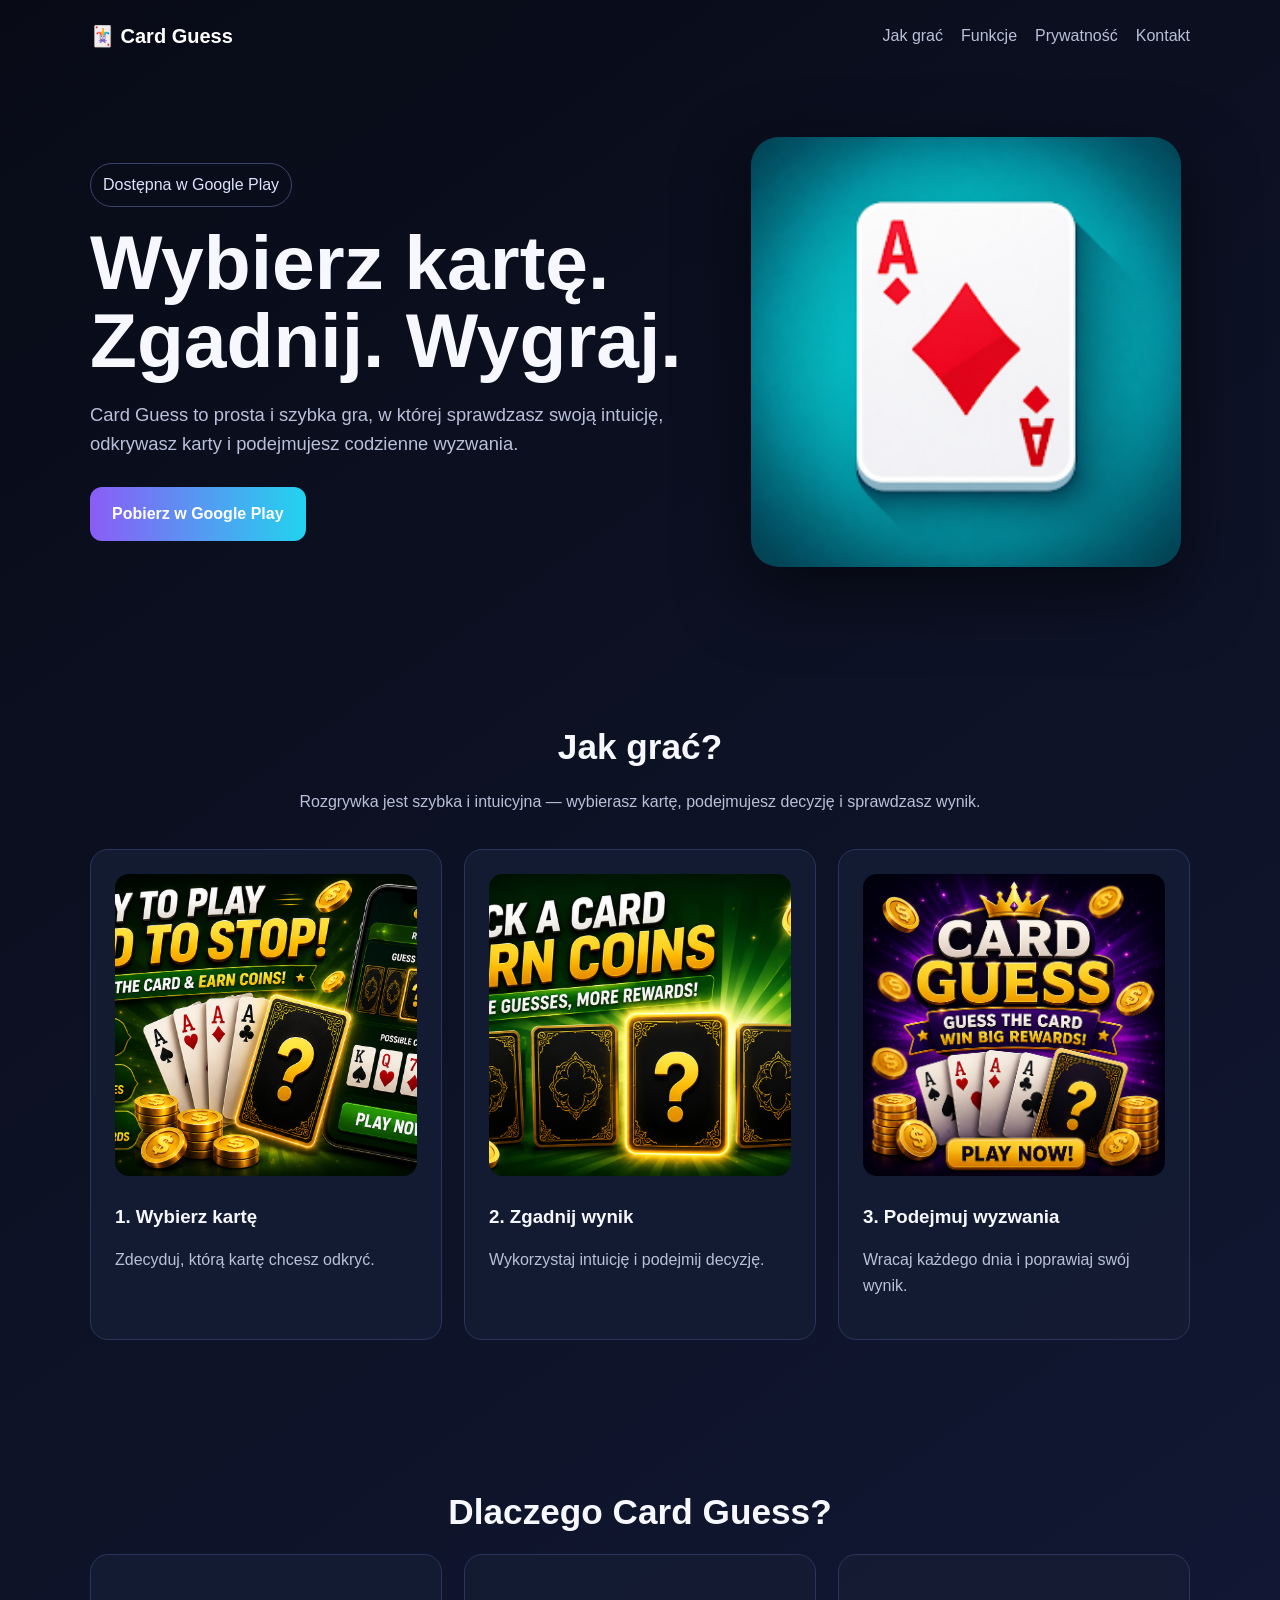
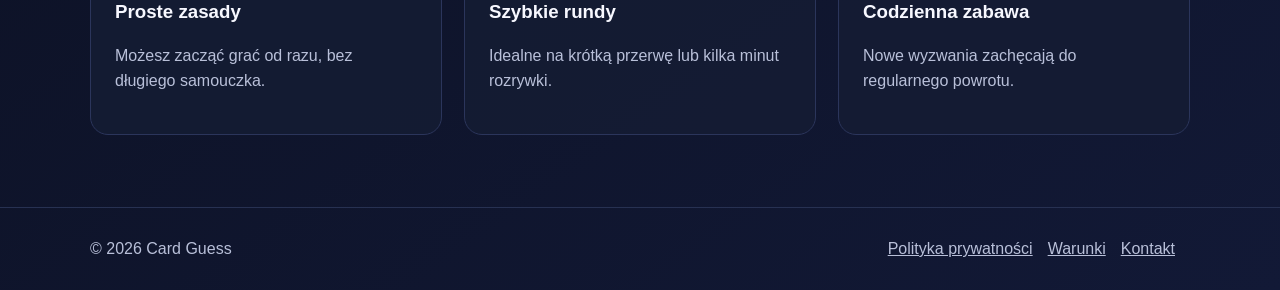
<file: index.html>
<!doctype html>
<html lang="pl">
<head>
<meta charset="utf-8">
<meta name="viewport" content="width=device-width,initial-scale=1">
<title>Card Guess – Guess the Card</title>
<meta name="description" content="Card Guess to szybka gra karciana na Androida. Wybieraj karty, zgaduj i podejmuj codzienne wyzwania.">
<script async src="https://pagead2.googlesyndication.com/pagead/js/adsbygoogle.js?client=ca-pub-2633071152255452"
     crossorigin="anonymous"></script>
<meta name="google-adsense-account" content="ca-pub-2633071152255452">
<link rel="stylesheet" href="style.css">
</head>
<body>
<div class="container">
<nav>
<a class="logo" href="/">🃏 Card Guess</a>
<div class="links">
<a href="#how">Jak grać</a>
<a href="#features">Funkcje</a>
<a href="privacy.html">Prywatność</a>
<a href="contact.html">Kontakt</a>
</div>
</nav>

<main>
<section class="hero">
<div>
<span class="badge">Dostępna w Google Play</span>
<h1>Wybierz kartę.<br>Zgadnij. Wygraj.</h1>
<p>Card Guess to prosta i szybka gra, w której sprawdzasz swoją intuicję, odkrywasz karty i podejmujesz codzienne wyzwania.</p>
<a class="cta" href="https://play.google.com/store/apps/details?id=com.cardguess.us" target="_blank" rel="noopener">Pobierz w Google Play</a>
</div>
<img class="poster" src="card-guess-poster.png" alt="Card Guess – ekran gry">
</section>

<section id="how" class="section">
<h2>Jak grać?</h2>
<p class="lead">Rozgrywka jest szybka i intuicyjna — wybierasz kartę, podejmujesz decyzję i sprawdzasz wynik.</p>
<div class="grid">
<article class="card"><img src="pick-a-card.png" alt="Wybór karty"><h3>1. Wybierz kartę</h3><p>Zdecyduj, którą kartę chcesz odkryć.</p></article>
<article class="card"><img src="guess-the-card.png" alt="Zgadywanie karty"><h3>2. Zgadnij wynik</h3><p>Wykorzystaj intuicję i podejmij decyzję.</p></article>
<article class="card"><img src="daily-challenges.png" alt="Codzienne wyzwania"><h3>3. Podejmuj wyzwania</h3><p>Wracaj każdego dnia i poprawiaj swój wynik.</p></article>
</div>
</section>

<section id="features" class="section">
<h2>Dlaczego Card Guess?</h2>
<div class="grid">
<div class="card"><h3>Proste zasady</h3><p>Możesz zacząć grać od razu, bez długiego samouczka.</p></div>
<div class="card"><h3>Szybkie rundy</h3><p>Idealne na krótką przerwę lub kilka minut rozrywki.</p></div>
<div class="card"><h3>Codzienna zabawa</h3><p>Nowe wyzwania zachęcają do regularnego powrotu.</p></div>
</div>
</section>
</main>
</div>

<footer><div class="container footer-row">
<div>© 2026 Card Guess</div>
<div><a href="privacy.html">Polityka prywatności</a><a href="terms.html">Warunki</a><a href="contact.html">Kontakt</a></div>
</div></footer>
</body>
</html>
</file>
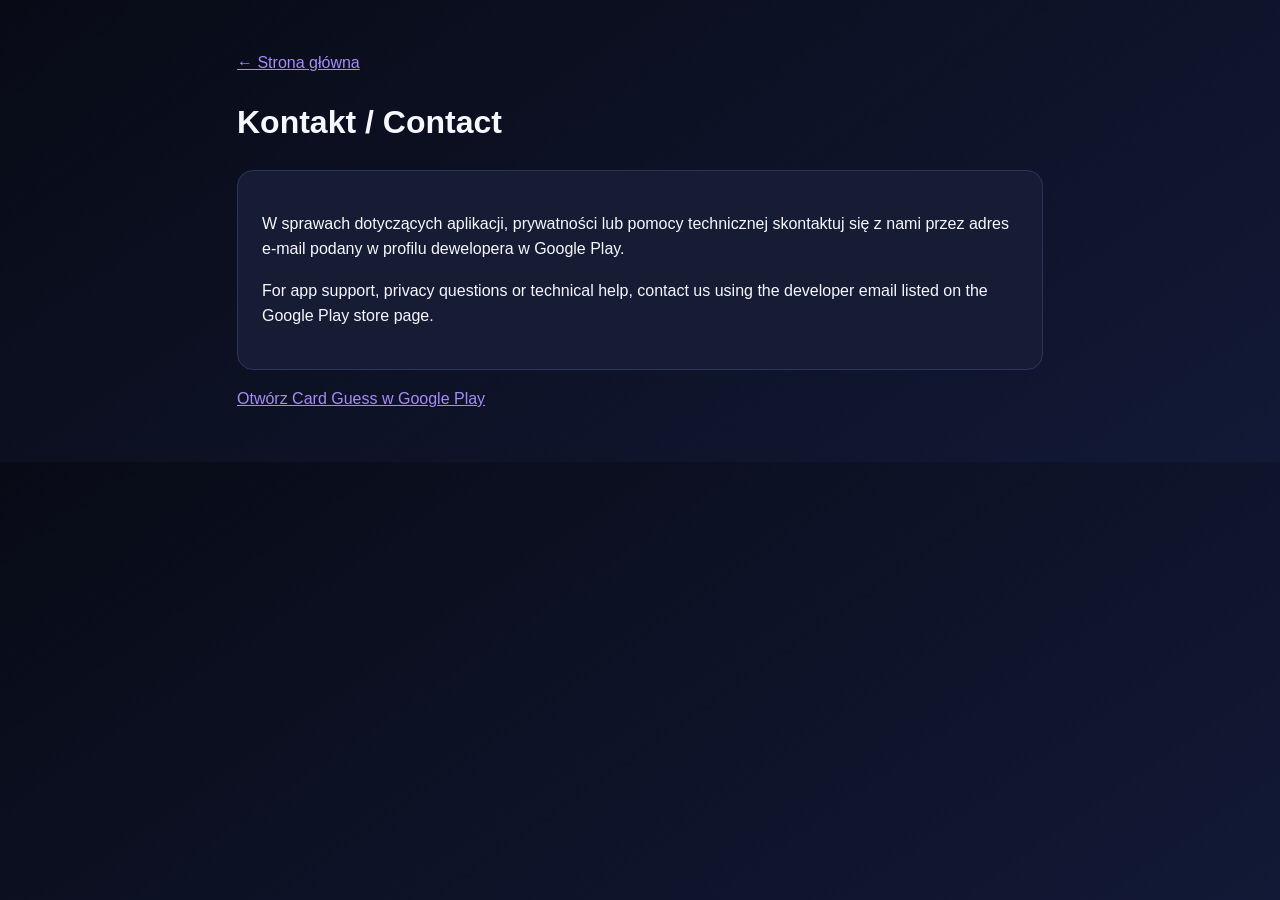
<file: contact.html>
<!doctype html><html lang="pl"><head><meta charset="utf-8"><meta name="viewport" content="width=device-width,initial-scale=1">
<title>Kontakt – Card Guess</title><script async src="https://pagead2.googlesyndication.com/pagead/js/adsbygoogle.js?client=ca-pub-2633071152255452"
     crossorigin="anonymous"></script>
<meta name="google-adsense-account" content="ca-pub-2633071152255452"><link rel="stylesheet" href="style.css"></head><body>
<div class="page"><a href="/">← Strona główna</a><h1>Kontakt / Contact</h1><div class="box">
<p>W sprawach dotyczących aplikacji, prywatności lub pomocy technicznej skontaktuj się z nami przez adres e-mail podany w profilu dewelopera w Google Play.</p>
<p>For app support, privacy questions or technical help, contact us using the developer email listed on the Google Play store page.</p>
</div><p><a href="https://play.google.com/store/apps/details?id=com.cardguess.us" target="_blank" rel="noopener">Otwórz Card Guess w Google Play</a></p></div></body></html>
</file>
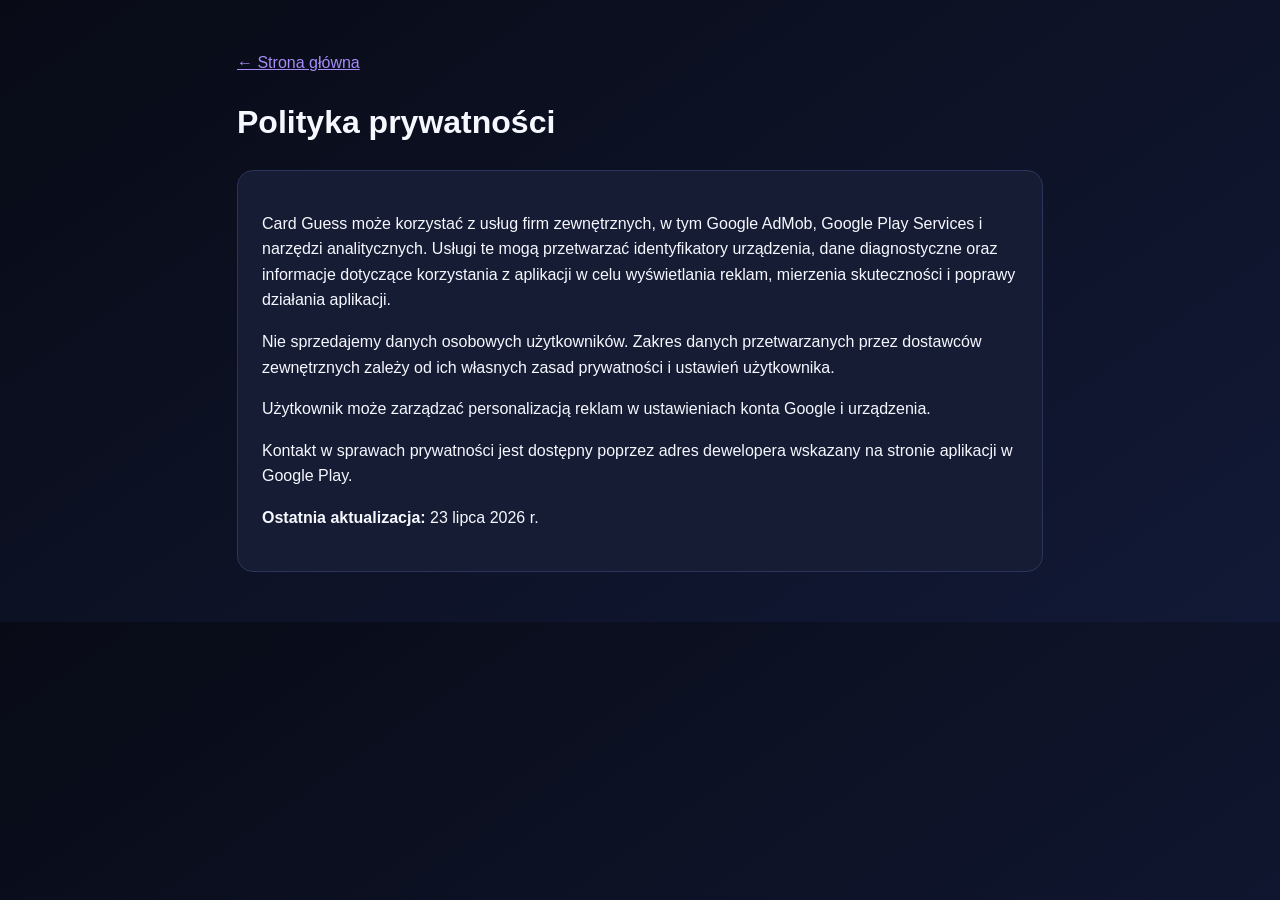
<file: privacy.html>
<!doctype html><html lang="pl"><head><meta charset="utf-8"><meta name="viewport" content="width=device-width,initial-scale=1">
<title>Polityka prywatności – Card Guess</title><script async src="https://pagead2.googlesyndication.com/pagead/js/adsbygoogle.js?client=ca-pub-2633071152255452"
     crossorigin="anonymous"></script>
<meta name="google-adsense-account" content="ca-pub-2633071152255452"><link rel="stylesheet" href="style.css"></head><body>
<div class="page"><a href="/">← Strona główna</a><h1>Polityka prywatności</h1><div class="box">
<p>Card Guess może korzystać z usług firm zewnętrznych, w tym Google AdMob, Google Play Services i narzędzi analitycznych. Usługi te mogą przetwarzać identyfikatory urządzenia, dane diagnostyczne oraz informacje dotyczące korzystania z aplikacji w celu wyświetlania reklam, mierzenia skuteczności i poprawy działania aplikacji.</p>
<p>Nie sprzedajemy danych osobowych użytkowników. Zakres danych przetwarzanych przez dostawców zewnętrznych zależy od ich własnych zasad prywatności i ustawień użytkownika.</p>
<p>Użytkownik może zarządzać personalizacją reklam w ustawieniach konta Google i urządzenia.</p>
<p>Kontakt w sprawach prywatności jest dostępny poprzez adres dewelopera wskazany na stronie aplikacji w Google Play.</p>
<p><strong>Ostatnia aktualizacja:</strong> 23 lipca 2026 r.</p>
</div></div></body></html>
</file>
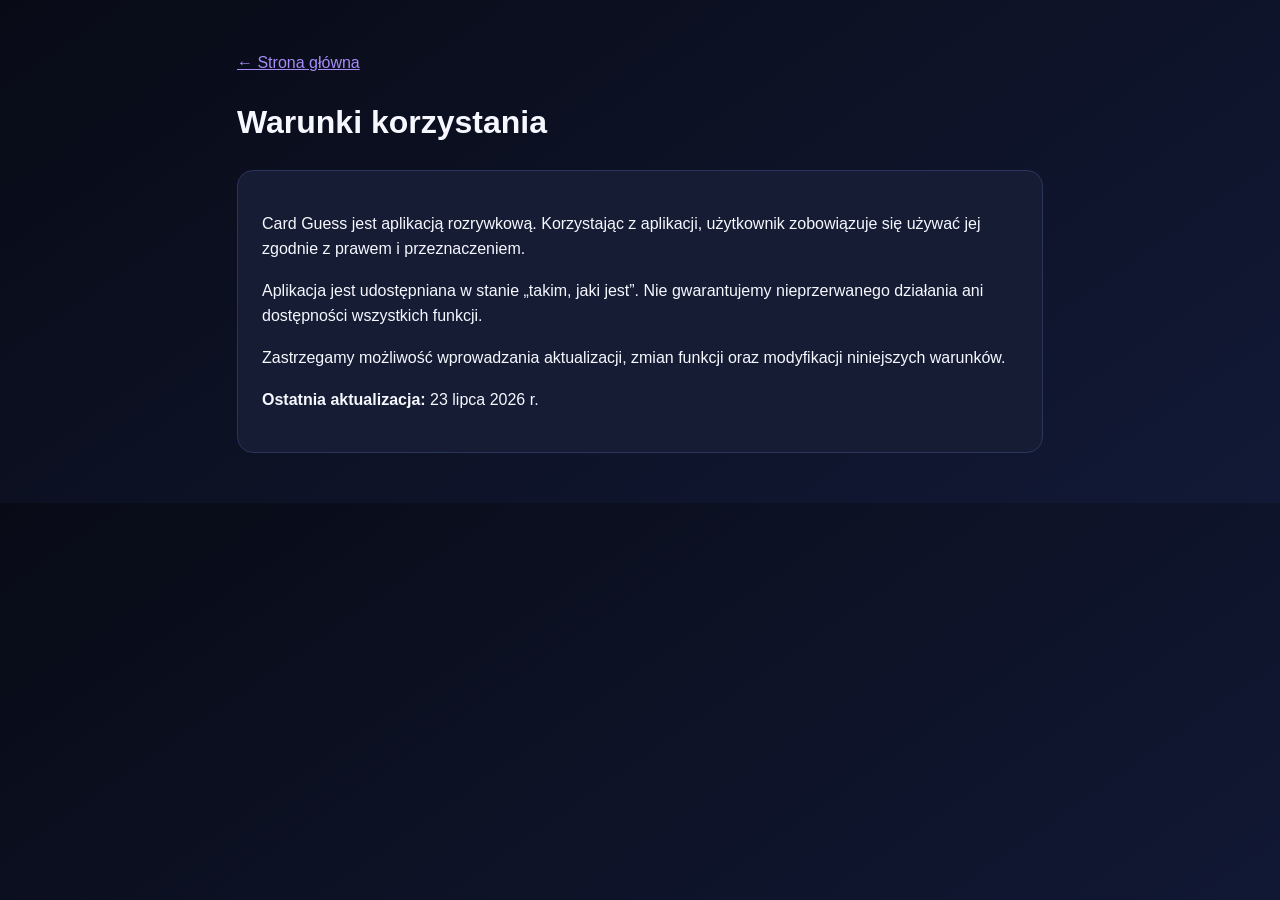
<file: terms.html>
<!doctype html><html lang="pl"><head><meta charset="utf-8"><meta name="viewport" content="width=device-width,initial-scale=1">
<title>Warunki korzystania – Card Guess</title><script async src="https://pagead2.googlesyndication.com/pagead/js/adsbygoogle.js?client=ca-pub-2633071152255452"
     crossorigin="anonymous"></script>
<meta name="google-adsense-account" content="ca-pub-2633071152255452"><link rel="stylesheet" href="style.css"></head><body>
<div class="page"><a href="/">← Strona główna</a><h1>Warunki korzystania</h1><div class="box">
<p>Card Guess jest aplikacją rozrywkową. Korzystając z aplikacji, użytkownik zobowiązuje się używać jej zgodnie z prawem i przeznaczeniem.</p>
<p>Aplikacja jest udostępniana w stanie „takim, jaki jest”. Nie gwarantujemy nieprzerwanego działania ani dostępności wszystkich funkcji.</p>
<p>Zastrzegamy możliwość wprowadzania aktualizacji, zmian funkcji oraz modyfikacji niniejszych warunków.</p>
<p><strong>Ostatnia aktualizacja:</strong> 23 lipca 2026 r.</p>
</div></div></body></html>
</file>
<file: style.css>
:root{--bg:#0b1020;--card:#151c34;--text:#f7f8ff;--muted:#b9c0d9;--accent:#8b5cf6;--accent2:#22d3ee}
*{box-sizing:border-box}html{scroll-behavior:smooth}body{margin:0;font-family:Arial,sans-serif;background:linear-gradient(145deg,#080b16,#121936);color:var(--text);line-height:1.6}
.container{width:min(1100px,92%);margin:auto}nav{display:flex;justify-content:space-between;align-items:center;padding:20px 0}.logo{font-weight:800;font-size:1.25rem;color:#fff;text-decoration:none}
nav .links{display:flex;gap:18px;flex-wrap:wrap}nav a{color:var(--muted);text-decoration:none}nav a:hover{color:#fff}
.hero{display:grid;grid-template-columns:1.15fr .85fr;gap:46px;align-items:center;padding:65px 0 80px}.hero h1{font-size:clamp(2.5rem,6vw,5rem);line-height:1.02;margin:0 0 20px}.hero p{font-size:1.15rem;color:var(--muted);max-width:650px}
.badge{display:inline-block;padding:8px 12px;border:1px solid #3a456c;border-radius:999px;color:#dce3ff;margin-bottom:16px}.cta{display:inline-block;background:linear-gradient(90deg,var(--accent),var(--accent2));color:white;padding:14px 22px;border-radius:12px;text-decoration:none;font-weight:700;margin-top:10px}
.poster{width:100%;max-width:430px;justify-self:center;border-radius:28px;box-shadow:0 25px 70px #0008}.section{padding:72px 0}.section h2{text-align:center;font-size:2.2rem;margin:0 0 14px}.lead{text-align:center;color:var(--muted);max-width:700px;margin:0 auto 34px}
.grid{display:grid;grid-template-columns:repeat(3,1fr);gap:22px}.card{background:rgba(21,28,52,.9);border:1px solid #2b355b;border-radius:18px;padding:24px}.card img{width:100%;aspect-ratio:1/1;object-fit:cover;border-radius:14px}.card h3{margin:18px 0 8px}.card p{color:var(--muted)}
footer{border-top:1px solid #273152;padding:28px 0;color:var(--muted)}footer .footer-row{display:flex;justify-content:space-between;gap:20px;flex-wrap:wrap}footer a{color:var(--muted);margin-right:15px}
.page{max-width:850px;margin:50px auto;padding:0 22px}.box{background:var(--card);border:1px solid #2b355b;border-radius:16px;padding:24px}.page a{color:#a78bfa}
@media(max-width:800px){.hero{grid-template-columns:1fr;text-align:center}.hero p{margin-inline:auto}.grid{grid-template-columns:1fr}.poster{max-width:330px}.links{justify-content:flex-end}}
</file>
